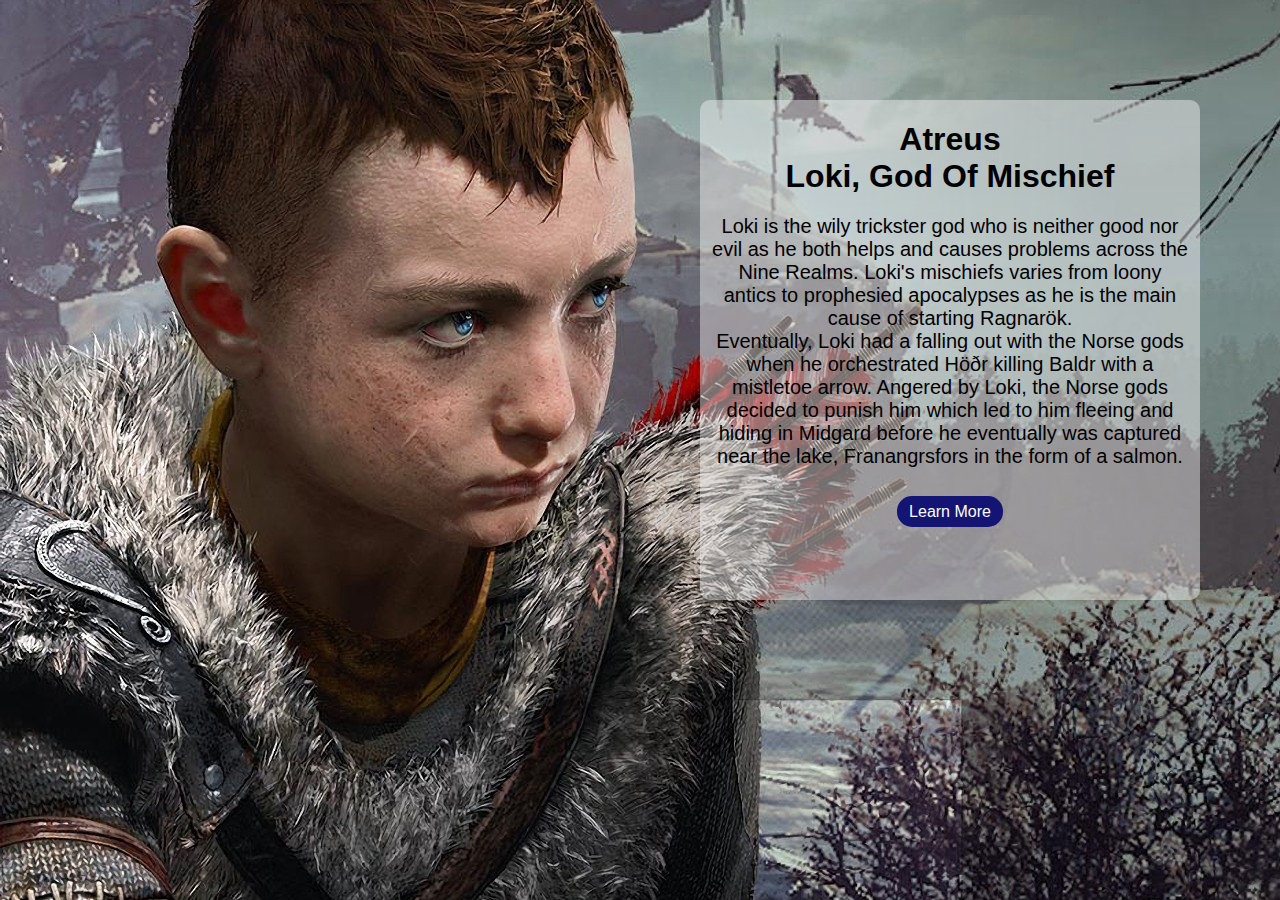
<file: Atreus.html>
<!DOCTYPE html>
<html lang="en">
<head>
    <link rel="stylesheet" href="GoW_Page.css">
    <meta charset="UTF-8">
    <meta http-equiv="X-UA-Compatible" content="IE=edge">
    <meta name="viewport" content="width=device-width, initial-scale=1.0">
    <title>Atreus</title>
</head>

<body class="Second2">
    <div class="Second_d">
        <h1>Atreus <br>Loki, God Of Mischief</h1>
        <p>Loki is the wily trickster god who is neither good nor evil as he both helps and causes problems across the Nine Realms. Loki's mischiefs varies from loony antics to prophesied apocalypses as he is the main cause of starting Ragnarök.<br>Eventually, Loki had a falling out with the Norse gods when he orchestrated Höðr killing Baldr with a mistletoe arrow. Angered by Loki, the Norse gods decided to punish him which led to him fleeing and hiding in Midgard before he eventually was captured near the lake, Franangrsfors in the form of a salmon.</p>
        <a href="https://godofwar.fandom.com/wiki/Atreus" target="_blank">Learn More</a>
    </div>
    
</body>

</html>
</file>
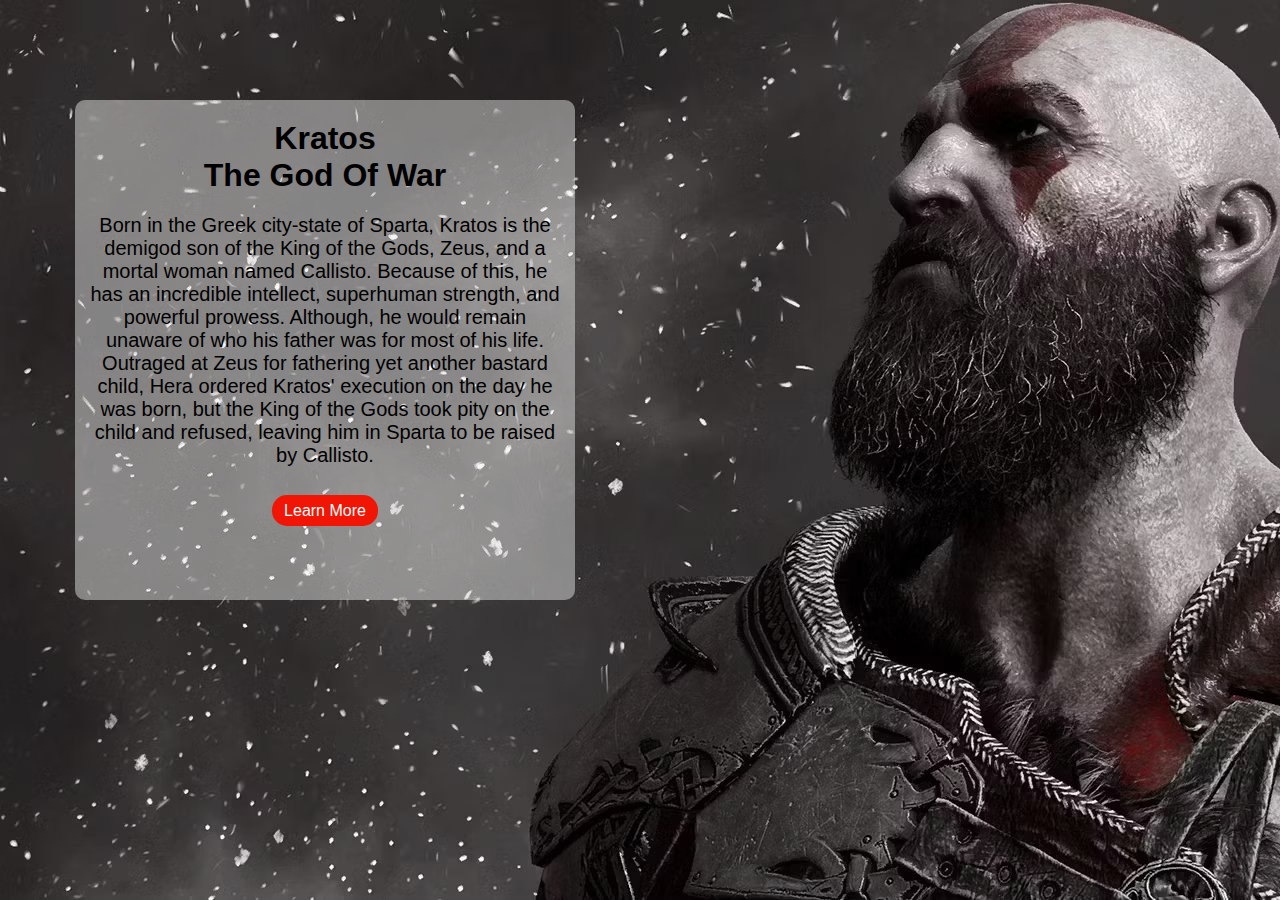
<file: Kratos.html>
<!DOCTYPE html>
<html lang="en">
<head>
    <link rel="stylesheet" href="GoW_Page.css">
    <meta charset="UTF-8">
    <meta http-equiv="X-UA-Compatible" content="IE=edge">
    <meta name="viewport" content="width=device-width, initial-scale=1.0">
    <title>Kratos</title>
</head>
<body class="Second">
    <div class="Second_d">
        <h1>Kratos <br>The God Of War</h1>
        <p>Born in the Greek city-state of Sparta, Kratos is the demigod son of the King of the Gods, Zeus, and a mortal woman named Callisto. Because of this, he has an incredible intellect, superhuman strength, and powerful prowess. Although, he would remain unaware of who his father was for most of his life. Outraged at Zeus for fathering yet another bastard child, Hera ordered Kratos' execution on the day he was born, but the King of the Gods took pity on the child and refused, leaving him in Sparta to be raised by Callisto.</p>
        <a href="https://godofwar.fandom.com/wiki/Kratos" target="_blank">Learn More</a>
    </div>
    
</body>
</html>
</file>
<file: GoW_Page.css>
@import url('https://fonts.googleapis.com/css2?family=Poppins:wght@300;400;500;600;700&display=swap');

*{
    box-sizing: border-box;
}

body{
    margin: 0px;
    font-family: SST,helvetica,arial,sans-serif;;
    background-color:grey;
    color: black;
}

header{
    display: flex;
    justify-content: space-between;
    align-items: center;
    padding: 10px 20px;
    background-color: rgb(255, 255, 255);
}
nav ul{
    list-style: none;
    display: flex;
}
nav li{
    margin-right: 20px;
}
nav a{
    text-decoration: none;
    font-size: 22px;
    color: black;
    font-weight: bold;
    transition: 0.2s;
}
nav a:hover{
    background-color: lightgrey;
    border-radius: 20px;
    padding: 8px 15px;
}
.Title{
    padding: 10px 0px;
    text-align: center;
}


.Main_Title{
    margin-top: 25px;
    font-size: 32px;
}
.Sub_Title{
    font-size: 20px;
    color: whitesmoke;
}


.Intro{
    background-image: url(Backgrounds/bg1.jpg);
    height: 700px;
    background-size: cover;
    display: flex;
    padding-bottom: 10px;
    justify-content: space-between;
    color: whitesmoke;
}
.Characters{
    background-image: url(Backgrounds/bg2.webp);
    background-size: cover;
    display: flex;
    padding-bottom: 10px;
    align-items: center;
    flex-direction: column;
}
.Games{
    background-image: url(Backgrounds/bg3.jpg);
    background-size: cover;
    display: flex;
    color: whitesmoke;
    padding-bottom: 10px;
    align-items: center;
    flex-direction: column;
}
.Socials{
    background-image: url(Backgrounds/bg4.jpg);
    background-size: cover;
    display: flex;
    padding-top: 20px;
    color: whitesmoke;
    padding-bottom: 10px;
    align-items: center;
    flex-direction: column;
}


.Parag{
    width: 600px;
    height: 450px;
    background-color: rgba(27, 27, 27, 0.575);
    text-align: justify;
    text-justify: inter-word;
    font-size: 16px;
    margin-top: 50px;
    margin-left: 30px;
    padding-left: 10px;
    padding-right: 10px;
    border-radius: 5px;
    flex-shrink: 0;
}
.Person_Cont{
    display: grid;
    flex-shrink: 1;
    grid-template-columns: repeat(2,300px);
    grid-gap: 20px;
    margin-top: 140px;
    margin-bottom: 50px;
}
.Kratos{
    width: 230px;
    background-color: rgba(165, 42, 42, 0);
}
.Atreus{
    margin-top: 110px;
    margin-right: 100px;
    background-color: rgba(0, 0, 255, 0);
}

.Char_Cont{
    display: grid;
    grid-template-columns: repeat(3,300px);
    grid-gap: 30px;
}
.Char_Cont a{
    transition: 0.3s;
}
.Char_Cont a:hover{
    transform: scale(1.05);
}
.Char_Cont img{
    width: 100%;
    height: auto;
    border-radius: 30px;
}
.Game_Cont1{
    display: grid;
    grid-template-columns: repeat(2,300px);
    grid-gap: 100px;
}
.Game_Cont2{
    display: grid;
    grid-template-columns: repeat(3,300px);
    grid-gap: 40px;
}
.Game_Cont1 img{
    width: 100%;
    height: auto;
    border-radius: 20px;
}
.Game_Cont2 img{
    width: 100%;
    height: auto;
    border-radius: 20px;
}


.Shop{
    margin-top: 5px;
    margin-bottom: 5px;
    margin-left: 10px;
    color: whitesmoke;
}
.Shop_Button{
    margin-top: 10px;
    margin-left: 10px;
    margin-bottom: 10px;
    color: white;
    background-color: rgb(47, 54, 250);
    border-style: none;
    border-radius: 15px;
    padding: 7px 10px;
    font-size: 16px;
    font-weight: 500;
    transition: 0.2s;
}
.Shop_Button2{
    margin-top: 10px;
    margin-left: 10px;
    margin-bottom: 10px;
    color: white;
    background-color: rgb(241, 21, 5);
    border-style: none;
    border-radius: 15px;
    padding: 7px 12px;
    font-size: 16px;
    font-weight: 500;
    transition: 0.2s;
}
.Shop_Button:hover{
    cursor: pointer;
    transform: scale(1.1);
}
.Shop_Button2:hover{
    cursor: pointer;
    transform: scale(1.1);
}


iframe{
    border-radius: 30px;
}
.Vid{
    margin-top: 20px;
    height: 282px;
    width: 500px;
    border-style: solid;
    border-radius: 30px;
}
.Media{
    text-align: center;
    margin-top: 50px;
    border-radius: 40px;
    width: 400px;
    background-color:  rgba(19, 18, 18, 0.541);
}
.Icons_Cont{
    display: flex;
    justify-content: space-between;
    align-items: center;
    margin-top: 80px;
    margin-bottom: 80px;
}
.Icons{
    color: white; 
    background-color: rgb(173, 26, 26);
    display: flex;
    align-items: center;
    justify-content: center;
    text-decoration: none;
    height: 60px;
    width: 60px;
    border-radius: 40px;
    margin-left: 30px;
    margin-right: 30px;
    transition: 0.3s;
}
.Icons:hover{
    background-color: rgb(20, 20, 116);
    transform: scale(1.1);
}



footer{
    line-height: 1.5;
    font-family: 'Poppins', sans-serif;
}
.footer{
    background-color: whitesmoke;
    padding: 70px 0;
}
.footer_cont{
    max-width: 1170px;
    margin: auto;
    display: flex;
    flex-wrap: wrap;
}
.footer_element{
    width: 25%;
    padding: 0 15px;
}
.footer_element h4{
    font-size: 18px;
    color: black;
    text-transform: capitalize;
    margin-bottom: 30px;
    font-weight: 500;
    position: relative;
}
.footer_element h4::before{
    content: '';
    position: absolute;
    left: 0;
    bottom: -10px;
    background-color: rgb(173, 26, 26);
    height: 2px;
    box-sizing: border-box;
    width: 50px;
}
.footer ul{
    list-style: none;
}
.footer_element ul li:not(:last-child){
    margin-bottom: 10px;
}
.footer_element ul li a{
    font-size: 16px;
    text-transform: capitalize;
    color: black;
    text-decoration: none;
    font-weight: 300;
    display: block;
    transition: all 0.3s ease;
}
.footer_element ul li a:hover{
    padding-left: 10px;
    color: rgb(20, 20, 116);
}
.f_i_cont{
    margin-top: 20px;
    display: flex;
    justify-content: start;
    align-items: center;
}
.footer_element .f_Icon{
    
    background-color: rgb(173, 26, 26);
    color: white; 
    display: flex;
    align-items: center;
    justify-content: center;
    text-decoration: none;
    height: 45px;
    width: 45px;
    border-radius: 40px;
    margin-left: -20px;
    margin-right: 35px;
    transition: 0.3s;
}
.footer_element .f_Icon:hover{
    background-color: rgb(20, 20, 116);
    color: white;
    transform: scale(1.1);
    padding-left: 0;
}


.Second{
    background-image: url(Kratos.jpg);
    font-family:'Segoe UI', Tahoma, Geneva, Verdana, sans-serif;
}
.Second2{
    background-image: url(Atreus.jpg);
    font-family:'Segoe UI', Tahoma, Geneva, Verdana, sans-serif;
    display: flex;
    justify-content: end;
}
.Second_d{
    margin-top: 100px;
    margin-left: 75px;
    margin-right: 80px;
    background-color: rgba(245, 245, 245, 0.449);
    border-radius: 10px;
    height: 500px;
    width: 500px;
    text-align: center;
}
.Second_d h1{
    Padding-top: 20px;
    margin-bottom: 10px;
}
.Second2 .Second_d h1{
    padding-top: 0px;
}
.Second_d p{
    padding-left: 10px;
    padding-right: 10px;
    font-size: 20px;
    margin-bottom: 35px;
}
.Second_d a{
    text-decoration: none;
    color: white;
    background-color: rgb(241, 21, 5);
    border-style: none;
    border-radius: 15px;
    padding: 7px 12px;
    font-size: 16px;
    font-weight: 500;
    transition: 0.3s;
}
.Second2 .Second_d a{
    background-color: rgb(20, 20, 116);
}
.Second_d a:hover{
    background-color: rgb(20, 20, 116);
}
.Second2 .Second_d a:hover{
    background-color: rgb(241, 21, 5);
}
</file>
